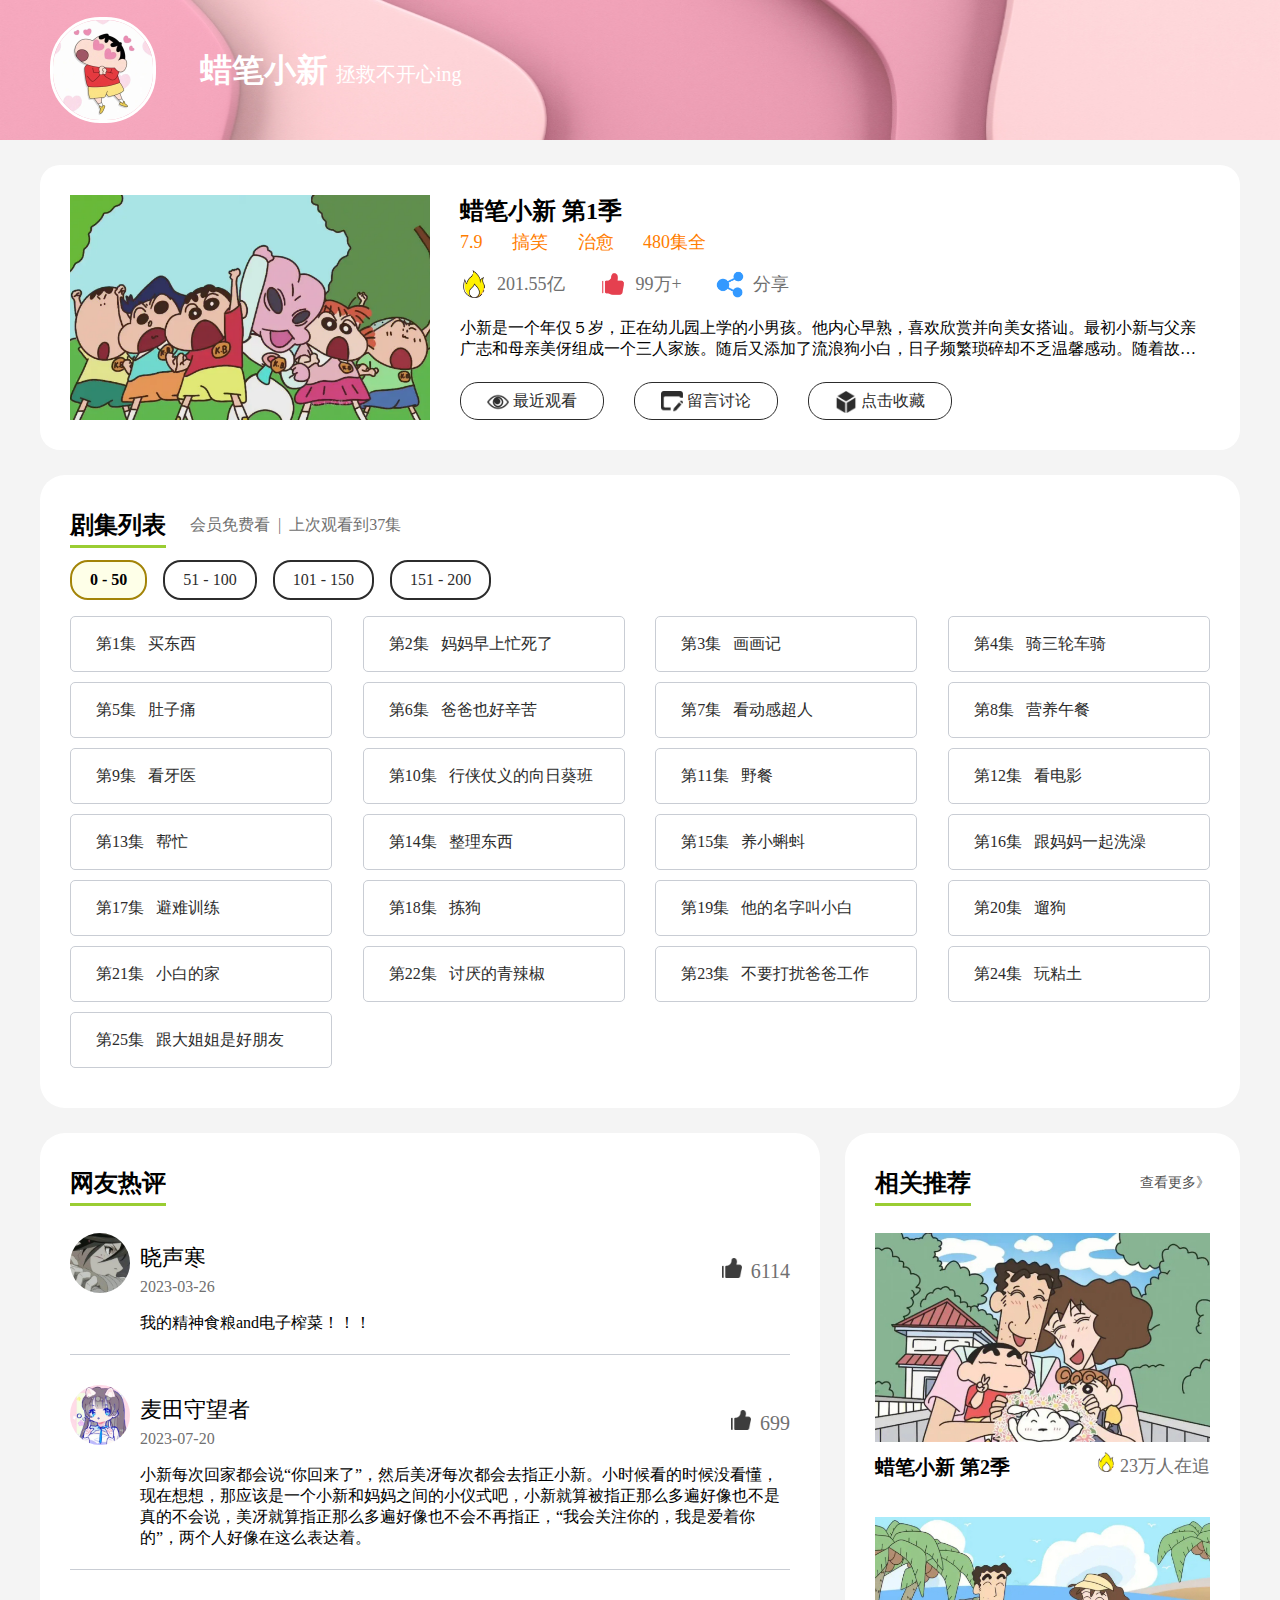
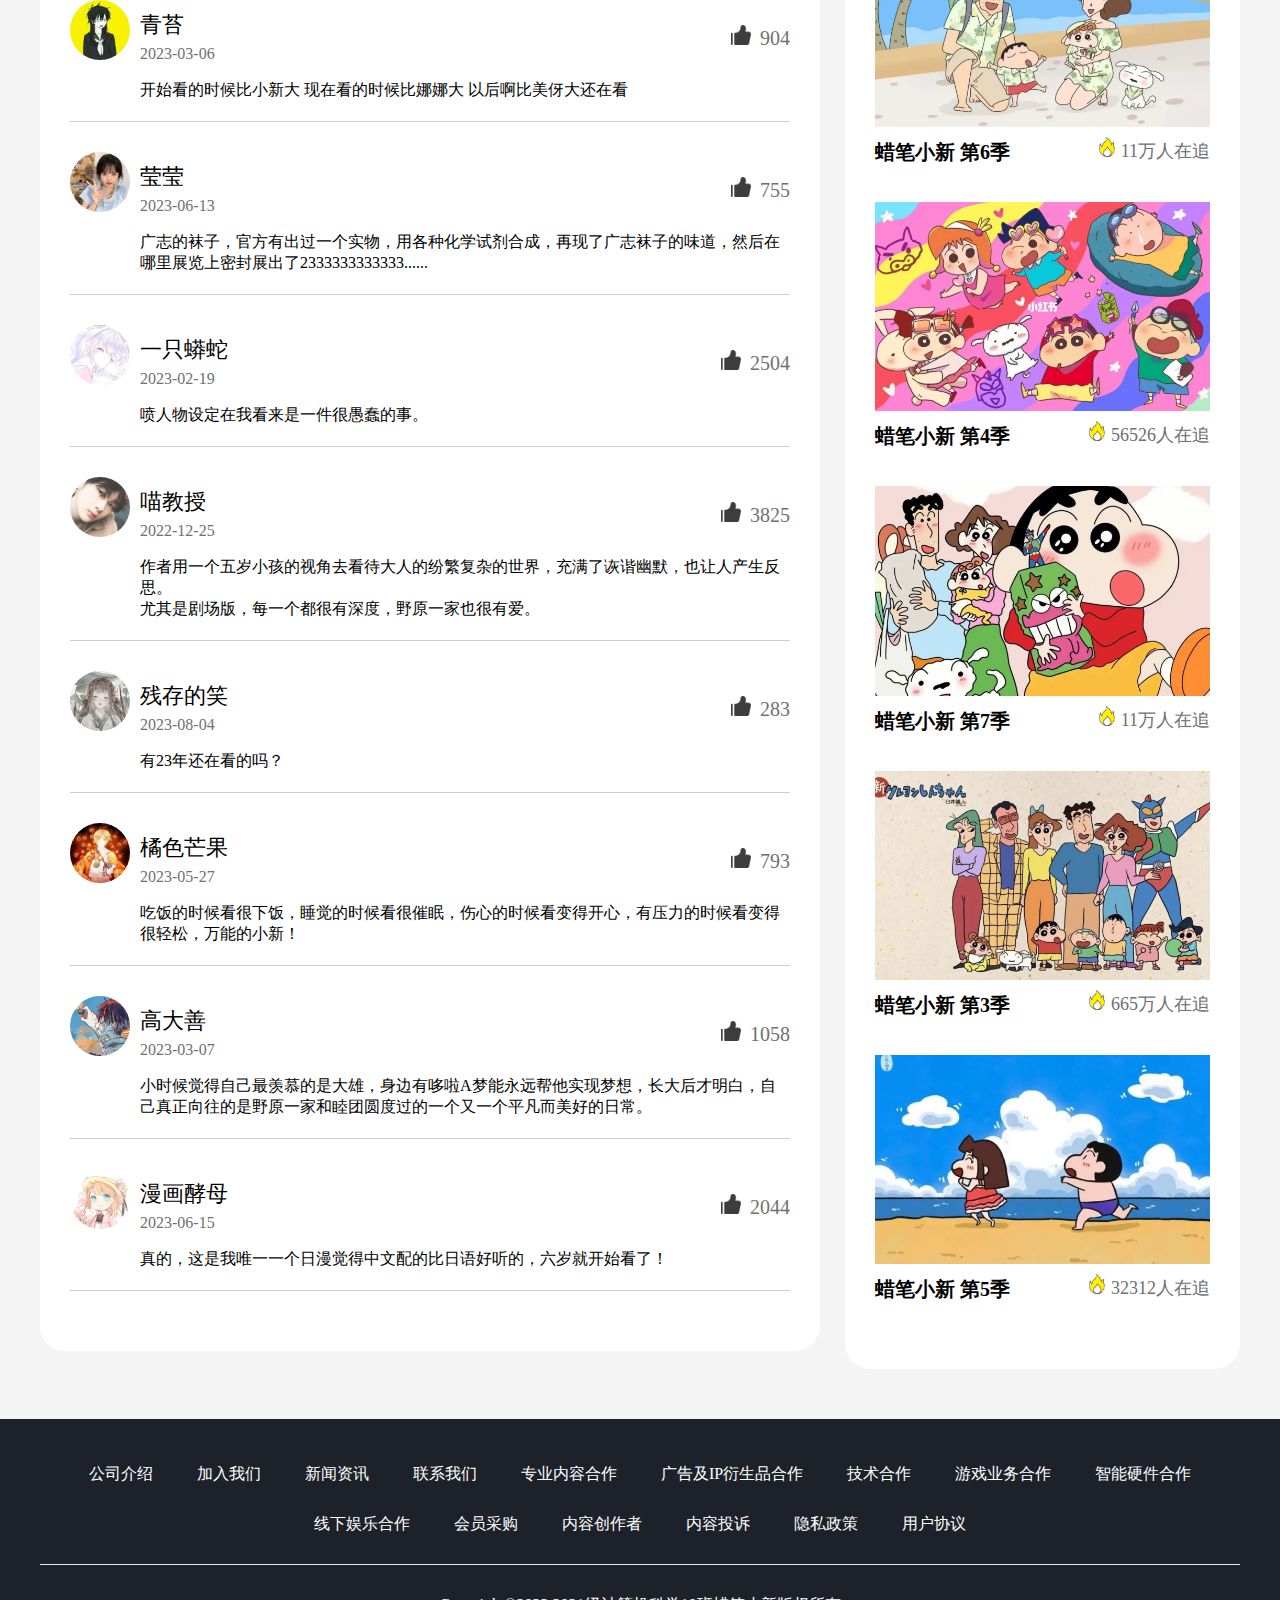
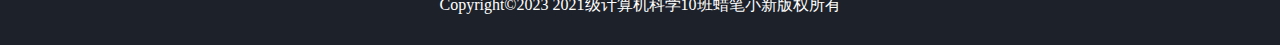
<file: index.html>
<!DOCTYPE html PUBLIC "-//W3C//DTD XHTML 1.0 Transitional//EN" "http://www.w3.org/TR/xhtml1/DTD/xhtml1-transitional.dtd">
<html xmlns="http://www.w3.org/1999/xhtml">
<head>
<meta http-equiv="Content-Type" content="text/html; charset=utf-8" />
<title>蜡笔小新</title>
<link rel="stylesheet" href="css/style.css">

</head>
<body>
    <div class="bg">
        <img src="images/tx.jpg" alt="">
        <h1>蜡笔小新 <span>拯救不开心ing</span></h1>
    </div>
    <div class="content">
        <div class="topic clear">
            <div class="top_left">
                <div id="pics">
                    <img src="images/fm_1.jpg" alt="">
                </div>
            </div>
            <div class="top_txt">
                <h2>蜡笔小新 第1季</h2>
                <div class="info">
                    <span>7.9</span>
                    <span>搞笑</span>
                    <span>治愈</span>
                    <span>480集全</span>
                </div>
                <div class="operate">
                    <img src="images/i01.png" alt="">
                    <span>201.55亿</span>
                    <img src="images/i07.png" alt="">
                    <span>99万+</span>
                    <img src="images/i03.png" alt="">
                    <span>分享</span>
                </div>
                <p>小新是一个年仅５岁，正在幼儿园上学的小男孩。他内心早熟，喜欢欣赏并向美女搭讪。最初小新与父亲广志和母亲美伢组成一个三人家族。随后又添加了流浪狗小白，日子频繁琐碎却不乏温馨感动。随着故事展开，又加入了新的成员妹妹野原葵。作者臼井仪人从日常生活中的故事取材，叙述小新在日常生活中所发生的事情。小新是一个有点调皮的小孩，他喜欢别出心裁</p>
                <div class="top_btn">
                    <a href="html/dome.html"><img src="images/i04.png" alt="">最近观看</a>
                    <a href="#ly"><img src="images/i05.png" alt="">留言讨论</a>
                    <a href="html/collect.html"><img src="images/i06.png" alt="">点击收藏</a>
                </div>
            </div>
        </div>
        <div class="renew">
            <div class="head">
                <h2>剧集列表</h2>
                <p>会员免费看</p>
                <p>|</p>
                <p>上次观看到37集</p>
            </div>
            <div class="fj">
                <a href="#">0 - 50</a>
                <a href="#">51 - 100</a>
                <a href="#">101 - 150</a>
                <a href="#">151 - 200</a>
            </div>
            <ul>
                <li><a href="html/dome.html">第1集&ensp; 买东西</a></li>
                <li><a href="html/dome.html">第2集&ensp; 妈妈早上忙死了</a></li>
                <li><a href="html/dome.html">第3集&ensp; 画画记</a></li>
                <li><a href="html/dome.html">第4集&ensp; 骑三轮车骑</a></li>
                <li><a href="html/dome.html">第5集&ensp; 肚子痛</a></li>
                <li><a href="html/dome.html">第6集&ensp; 爸爸也好辛苦</a></li>
                <li><a href="html/dome.html">第7集&ensp; 看动感超人</a></li>
                <li><a href="html/dome.html">第8集&ensp; 营养午餐</a></li>
                <li><a href="html/dome.html">第9集&ensp; 看牙医</a></li>
                <li><a href="html/dome.html">第10集&ensp; 行侠仗义的向日葵班</a></li>
                <li><a href="html/dome.html">第11集&ensp; 野餐</a></li>
                <li><a href="html/dome.html">第12集&ensp; 看电影</a></li>
                <li><a href="html/dome.html">第13集&ensp; 帮忙</a></li>
                <li><a href="html/dome.html">第14集&ensp; 整理东西</a></li>
                <li><a href="html/dome.html">第15集&ensp; 养小蝌蚪</a></li>
                <li><a href="html/dome.html">第16集&ensp; 跟妈妈一起洗澡</a></li>
                <li><a href="html/dome.html">第17集&ensp; 避难训练</a></li>
                <li><a href="html/dome.html">第18集&ensp; 拣狗</a></li>
                <li><a href="html/dome.html">第19集&ensp; 他的名字叫小白</a></li>
                <li><a href="html/dome.html">第20集&ensp; 遛狗</a></li>
                <li><a href="html/dome.html">第21集&ensp; 小白的家</a></li>
                <li><a href="html/dome.html">第22集&ensp; 讨厌的青辣椒</a></li>
                <li><a href="html/dome.html">第23集&ensp; 不要打扰爸爸工作</a></li>
                <li><a href="html/dome.html">第24集&ensp; 玩粘土</a></li>
                <li><a href="html/dome.html">第25集&ensp; 跟大姐姐是好朋友</a></li>
                
            </ul>
        </div>
        <div class="cont clear">
            <div class="commnet">
                <div class="head">
                    <h2>网友热评</h2>
                </div>
                <ul>
                    <li>
                        <div class="tx_zan">
                            <div class="tx">
                                <img src="images/t_01.jpg" id="ly" alt="">
                                <div class="name">
                                    <p>晓声寒</p>
                                    <div class="time">2023-03-26</div>
                                </div>
                            </div>
                            <div class="zan">
                                <img src="images/i02.png" alt="">
                                <span>6114</span>
                            </div>
                        </div>
                        <p>我的精神食粮and电子榨菜！！！</p>
                    </li>
                    <li> 
                        <div class="tx_zan">
                            <div class="tx">
                                <img src="images/t_02.jpg" alt="">
                                <div class="name">
                                    <p>麦田守望者</p>
                                    <div class="time">2023-07-20</div>
                                </div>
                            </div>
                            <div class="zan">
                                <img src="images/i02.png" alt="">
                                <span>699</span>
                            </div>
                        </div>
                        <p>小新每次回家都会说“你回来了”，然后美冴每次都会去指正小新。小时候看的时候没看懂，现在想想，那应该是一个小新和妈妈之间的小仪式吧，小新就算被指正那么多遍好像也不是真的不会说，美冴就算指正那么多遍好像也不会不再指正，“我会关注你的，我是爱着你的”，两个人好像在这么表达着。</p>
                    </li>
                    <li>
                        <div class="tx_zan">
                            <div class="tx">
                                <img src="images/t_03.jpg" alt="">
                                <div class="name">
                                    <p>青苔</p>
                                    <div class="time">2023-03-06</div>
                                </div>
                            </div>
                            <div class="zan">
                                <img src="images/i02.png" alt="">
                                <span>904</span>
                            </div>
                        </div>
                        <p>开始看的时候比小新大
                            现在看的时候比娜娜大
                            以后啊比美伢大还在看</p>
                    </li>
                    <li>
                        <div class="tx_zan">
                            <div class="tx">
                                <img src="images/t_04.jpg" alt="">
                                <div class="name">
                                    <p>莹莹</p>
                                    <div class="time">2023-06-13</div>
                                </div>
                            </div>
                            <div class="zan">
                                <img src="images/i02.png" alt="">
                                <span>755</span>
                            </div>
                        </div>
                        <p>广志的袜子，官方有出过一个实物，用各种化学试剂合成，再现了广志袜子的味道，然后在哪里展览上密封展出了2333333333333......</p>
                    </li>
                    <li>
                        <div class="tx_zan">
                            <div class="tx">
                                <img src="images/t_05.jpg" alt="">
                                <div class="name">
                                    <p>一只蟒蛇</p>
                                    <div class="time">2023-02-19</div>
                                </div>
                            </div>
                            <div class="zan">
                                <img src="images/i02.png" alt="">
                                <span>2504</span>
                            </div>
                        </div>
                        <p>喷人物设定在我看来是一件很愚蠢的事。</p>
                    </li>
                    <li>
                        <div class="tx_zan">
                            <div class="tx">
                                <img src="images/t_06.jpg" alt="">
                                <div class="name">
                                    <p>喵教授</p>
                                    <div class="time">2022-12-25</div>
                                </div>
                            </div>
                            <div class="zan">
                                <img src="images/i02.png" alt="">
                                <span>3825</span>
                            </div>
                        </div>
                        <p>作者用一个五岁小孩的视角去看待大人的纷繁复杂的世界，充满了诙谐幽默，也让人产生反思。<br> 尤其是剧场版，每一个都很有深度，野原一家也很有爱。</p>
                    </li>
                    <li>
                        <div class="tx_zan">
                            <div class="tx">
                                <img src="images/t_07.jpg" alt="">
                                <div class="name">
                                    <p>残存的笑</p>
                                    <div class="time">2023-08-04</div>
                                </div>
                            </div>
                            <div class="zan">
                                <img src="images/i02.png" alt="">
                                <span>283</span>
                            </div>
                        </div>
                        <p>有23年还在看的吗？</p>
                    </li>
                    <li>
                        <div class="tx_zan">
                            <div class="tx">
                                <img src="images/t_08.jpg" alt="">
                                <div class="name">
                                    <p>橘色芒果</p>
                                    <div class="time">2023-05-27</div>
                                </div>
                            </div>
                            <div class="zan">
                                <img src="images/i02.png" alt="">
                                <span>793</span>
                            </div>
                        </div>
                        <p>吃饭的时候看很下饭，睡觉的时候看很催眠，伤心的时候看变得开心，有压力的时候看变得很轻松，万能的小新！</p>
                    </li>
                    <li>
                        <div class="tx_zan">
                            <div class="tx">
                                <img src="images/t_09.jpg" alt="">
                                <div class="name">
                                    <p>高大善</p>
                                    <div class="time">2023-03-07</div>
                                </div>
                            </div>
                            <div class="zan">
                                <img src="images/i02.png" alt="">
                                <span>1058</span>
                            </div>
                        </div>
                        <p>小时候觉得自己最羡慕的是大雄，身边有哆啦A梦能永远帮他实现梦想，长大后才明白，自己真正向往的是野原一家和睦团圆度过的一个又一个平凡而美好的日常。</p>
                    </li>
                    <li>
                        <div class="tx_zan">
                            <div class="tx">
                                <img src="images/t_10.jpg" alt="">
                                <div class="name">
                                    <p>漫画酵母</p>
                                    <div class="time">2023-06-15</div>
                                </div>
                            </div>
                            <div class="zan">
                                <img src="images/i02.png" alt="">
                                <span>2044</span>
                            </div>
                        </div>
                        <p> 真的，这是我唯一一个日漫觉得中文配的比日语好听的，六岁就开始看了！</p>
                    </li>
                </ul>
            </div>
            <div class="recommend">
                <div class="head">
                    <h2>相关推荐</h2>
                    <a href="" class="all">查看更多》</a>
                </div>
                <ul>
                    <li>
                        <a href="#">
                            <img src="images/fm_2.jpg" alt="">
                            <div>
                                <h3>蜡笔小新 第2季</h3>
                                <a href=""><img src="images/i01.png" alt="">23万人在追</a>
                            </div>
                        </a>
                    </li>
                    <li>
                        <a href="#">
                            <img src="images/fm_3.jpg" alt="">
                            <div>
                                <h3>蜡笔小新 第6季</h3>
                                <a href=""><img src="images/i01.png" alt="">11万人在追</a>
                            </div>
                        </a>
                    </li>
                    <li>
                        <a href="#">
                            <img src="images/fm_8.jpg" alt="">
                            <div>
                                <h3>蜡笔小新 第4季</h3>
                                <a href=""><img src="images/i01.png" alt="">56526人在追</a>
                            </div>
                        </a>
                    </li>
                    <li>
                        <a href="#">
                            <img src="images/fm_6.jpg" alt="">
                            <div>
                                <h3>蜡笔小新 第7季</h3>
                                <a href=""><img src="images/i01.png" alt="">11万人在追</a>
                            </div>
                        </a>
                    </li>
                    <li>
                        <a href="#">
                            <img src="images/fm_5.jpg" alt="">
                            <div>
                                <h3>蜡笔小新 第3季</h3>
                                <a href=""><img src="images/i01.png" alt="">665万人在追</a>
                            </div>
                        </a>
                    </li>
                    <li>
                        <a href="#">
                            <img src="images/fm_4.jpg" alt="">
                            <div>
                                <h3>蜡笔小新 第5季</h3>
                                <a href=""><img src="images/i01.png" alt="">32312人在追</a>
                            </div>
                        </a>
                    </li>
                </ul>
            </div>
        </div>
    </div>
    <footer>
        <div class="tab_2">
            <span>公司介绍</span>
            <span>加入我们</span>
            <span>新闻资讯</span>
            <span>联系我们</span>
            <span>专业内容合作</span>
            <span>广告及IP衍生品合作</span>
            <span>技术合作</span>
            <span>游戏业务合作</span>
            <span>智能硬件合作</span>
        </div>
        <div class="tab_2">
            <span>线下娱乐合作</span>
            <span>会员采购</span>
            <span>内容创作者</span>
            <span>内容投诉</span>
            <span>隐私政策</span>
            <span>用户协议</span>
        </div>
        <p>Copyright©2023 2021级计算机科学10班蜡笔小新版权所有</p>
    </footer>
    <script src="js/main.js"></script>
</body>
</html>
</file>
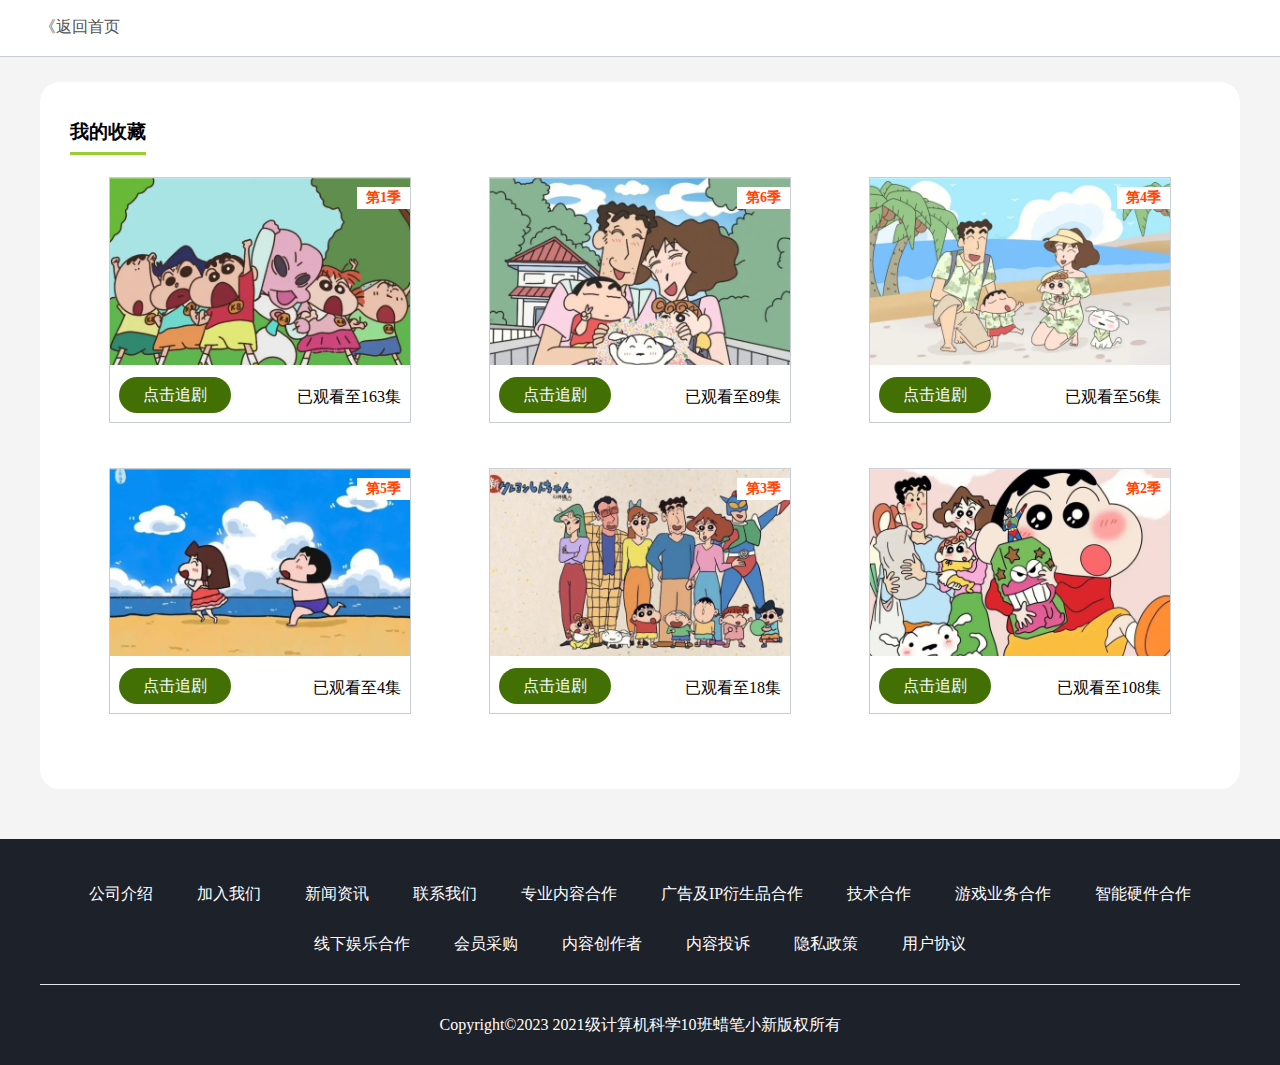
<file: html/collect.html>
<!DOCTYPE html PUBLIC "-//W3C//DTD XHTML 1.0 Frameset//EN" "http://www.w3.org/TR/xhtml1/DTD/xhtml1-frameset.dtd">
<html xmlns="http://www.w3.org/1999/xhtml">
<head>
<meta/>
<title>收藏中心</title>
<link rel="stylesheet" href="../css/collect.css">
</head>
<body>
    <nav>
        <a href="../index.html">《返回首页</a>
    </nav>
    <div class="cont">
        <div class="head">
            <h3>我的收藏</h3>
        </div>
        <ul>
            <li>
                <div class="tp">
                    <img src="../images/fm_1.jpg" alt="">
                    <h4>第1季</h4>
                </div>
                <div class="txt">
                    <a href="dome.html">点击追剧</a>
                    <p>已观看至163集</p>
                </div>
            </li>
            <li>
                <div class="tp">
                    <img src="../images/fm_2.jpg" alt="">
                    <h4>第6季</h4>
                </div>
                <div class="txt">
                    <a href="dome.html">点击追剧</a>
                    <p>已观看至89集</p>
                </div>
            </li>
            <li>
                <div class="tp">
                    <img src="../images/fm_3.jpg" alt="">
                    <h4>第4季</h4>
                </div>
                <div class="txt">
                    <a href="dome.html">点击追剧</a>
                    <p>已观看至56集</p>
                </div>
            </li>
            <li>
                <div class="tp">
                    <img src="../images/fm_4.jpg" alt="">
                    <h4>第5季</h4>
                </div>
                <div class="txt">
                    <a href="dome.html">点击追剧</a>
                    <p>已观看至4集</p>
                </div>
            </li>
            <li>
                <div class="tp">
                    <img src="../images/fm_5.jpg" alt="">
                    <h4>第3季</h4>
                </div>
                <div class="txt">
                    <a href="dome.html">点击追剧</a>
                    <p>已观看至18集</p>
                </div>
            </li>
            <li>
                <div class="tp">
                    <img src="../images/fm_6.jpg" alt="">
                    <h4>第2季</h4>
                </div>
                <div class="txt">
                    <a href="dome.html">点击追剧</a>
                    <p>已观看至108集</p>
                </div>
            </li>
        </ul>
    </div>
    <footer>
        <div class="tab_2">
            <span>公司介绍</span>
            <span>加入我们</span>
            <span>新闻资讯</span>
            <span>联系我们</span>
            <span>专业内容合作</span>
            <span>广告及IP衍生品合作</span>
            <span>技术合作</span>
            <span>游戏业务合作</span>
            <span>智能硬件合作</span>
        </div>
        <div class="tab_2">
            <span>线下娱乐合作</span>
            <span>会员采购</span>
            <span>内容创作者</span>
            <span>内容投诉</span>
            <span>隐私政策</span>
            <span>用户协议</span>
        </div>
        <p>Copyright©2023 2021级计算机科学10班蜡笔小新版权所有</p>
    </footer>
</body>
</html>
</file>
<file: css/style.css>
*{
    margin: 0;
    padding: 0;
}
body{
    background-color: #f4f4f4;
}
.bg{
    width: 100%;
    height: 140px;
    background-image: url(../images/bg.jpg);
    background-size: 100% 140px;
    position: relative;
}
.bg img{
    width: 100px;
    border-radius: 50px;
    position: absolute;
    top: 17px;
    left: 50px;
    border: 3px solid #fff;
}
.bg h1{
    height: 60px;
    line-height: 60px;
    position: absolute;
    top: 40px;
    left: 200px;
    color: #fff;
}
.bg h1 span{
    font-size: 20px;
    font-weight: 500;
}
.clear::after , .clear::before{
    content: "";
    display: block;
    clear: both;
}
.content{
    width: 1200px;
    margin: 0 auto;
    margin-top: 25px;
}
.topic{
    background-color: #fff;
    border-radius: 20px;
    padding: 30px;
    box-sizing: border-box;
}
.top_left{
    float: left;
    width: 360px;
    height: 225px;
}
.top_left img{
    width: 360px;
    height: 225px;
}
.top_txt{
    float: right;
    width: 750px;
    position: relative;
    height: 225px;
}
.info{
    font-size: 18px;
    color: #FF7D00;
    margin-top: 3px;
}
.info span{
    margin-right: 25px;
}
.operate{
    height: 28px;
    margin-top: 16px;
}
.operate img{
    height: 28px;
    vertical-align: middle;
    margin-right: 5px;
}
.operate span{
    font-size: 18px;
    color: #707070;
    margin-right: 30px;
    vertical-align: middle;
}
.operate span:hover{
    color: #7EB712;
}
.top_txt p{
    font-size: 16px;
    margin-top: 20px;
    overflow:hidden;
    text-overflow: ellipsis;
    display: -webkit-box;
    -webkit-box-orient: vertical;
    -webkit-line-clamp: 2;
}
.top_btn{
    position: absolute;
    left: 0;
    bottom: 0;
}
.top_btn a{
    height: 36px;
    padding: 0 26px;
    border-radius: 18px;
    float: left;
    margin-right: 30px;
    border: 1px solid #2c2c2c;
    line-height: 36px;
    color: #2c2c2c;
}
.top_btn img{
    width: 22px;
    margin-right: 4px;
    vertical-align: middle;
}
.top_btn a:hover{
    border-color: blue;
    background-color: #f4f4f4;
}
a{
    text-decoration: none;
}
.renew{
    padding: 30px;
    margin-top: 25px;
    background-color: #fff;
    border-radius: 25px;
    box-sizing: border-box;
}
.head{
    height: 40px;
}
.head h2{
    float: left;
    margin-right: 20px;
    line-height: 40px;
    border-bottom: 3px solid yellowgreen;
}
.head p{
    float: left;
    margin: 0 4px;
    line-height: 40px;
    color: #707070;
}
.fj{
    height: 36px;
    margin-top: 15px;
}
.fj a{
    float: left;
    height: 36px;
    padding: 0 18px;
    line-height: 36px;
    font-weight: 500;
    margin-right: 16px;
    border-radius: 18px;
    color: #2c2c2c;
    border: 2px solid #2c2c2c;
}
.fj a:nth-child(1){
    font-weight: 600;
    color: #000;
    border-color: #A38408;
    background-color: #FEFFE8;
}
.renew ul{
    margin-top: 20px;
    display: flex;
    justify-content: space-between;
    flex-wrap: wrap;
    list-style: none;
}
.renew li{
    width: 260px;
    height: 54px;
    margin-bottom: 10px;
    border: 1px solid #c9cdd4;
    border-radius: 5px;
}
.renew li a{
    display: block;
    height: 54px;
    line-height: 54px;
    padding-left: 25px;
    box-sizing: border-box;
    color: #2c2c2c;
    font-size: 16px;
}
.renew li:hover{
    border-color: #7EB712;
}
.renew li:hover a{
    color: #7EB712;
    font-weight: 600;
}
.cont{
    margin-top: 25px;
    margin-bottom: 40px;
}
.commnet{
    float: left;
    width: 780px;
    padding: 30px;
    background-color: #fff;
    border-radius: 25px;
    box-sizing: border-box;
}
.recommend{
    float: right;
    width: 395px;
    padding: 30px;
    border-radius: 25px;
    box-sizing: border-box;
    background-color: #fff;
}
.head .all{
    float: right;
    line-height: 40px;
    color: #515151;
    font-size: 14px;
}
.commnet ul{
    margin-top: 30px;
    list-style: none;
}
.commnet li{
    margin-bottom: 30px;
    border-bottom: 1px solid #c9cdd4;
    position: relative;
}
.tx_zan{
    height: 60px;
    position: relative;
}
.tx_zan .tx{
    position: absolute;
    left: 0;
    top: 0;
}
.tx img{
    width: 60px;
    height: 60px;
    float: left;
    border-radius: 30px;

}
.name{
    float: left;
    margin-left: 10px;
}
.name p{
    padding-top: 10px;
    font-size: 22px;
}
.time{
    font-size: 16px;
    color: #707070;
    margin-top: 5px;
}
.zan{
    position: absolute;
    top: 0;
    right: 0;
    padding-top: 25px;
}
.zan img{
    width: 20px; 
    margin-right: 5px;

}
.zan span{
    font-size: 20px;
    color: #707070;
}
.commnet li>p{
    padding: 20px 0;
    padding-left: 70px;
    box-sizing: border-box;

}
.recommend ul{
    margin-top: 30px;
    list-style: none;
}
.recommend li{
    margin-bottom: 35px;
}
.recommend li>a{
    display: block;
}
.recommend li>a>img{
    width: 335px;
}
.recommend li div{
    height: 40px;
    width: 335px;
    position: relative;
}
.recommend li div a:nth-child(1){
    position: absolute;
    left: 0;
    color: #000;
    line-height: 30px;
    font-size: 20px;
}
.recommend h3{
    font-size: 20px;
}
.recommend li div a{
    position: absolute;
    top: 10px;
    right: 0;
    color: #707070;
    font-size: 18px;
}
.recommend li div a img{
    width: 20px;
    margin-right: 4px;
}
footer p{
    height: 80px;
    line-height: 80px;
    width: 1200px;
    margin: 0 auto;
    border-top: 1px solid #e5e6eb;
    text-align: center;
    color: #fff;
}
footer{
    background-color: #1d2129;
    padding-top: 45px;
    margin-top: 50px;
}
.tab_2{
    text-align: center;
    height: 50px;
}
.tab_2 span{
    margin: 0 20px;
    font-size: 16px;
    color: #fff;
}
</file>
<file: css/collect.css>
*{
    padding: 0;margin: 0;
}
a{
    text-decoration: none;
}
nav{
    height: 56px;
    background-color: #fff;
    border-bottom: 1px solid #c9cdd4;
}
nav a{
    float: left;
    line-height: 54px;
    margin-left: 40px;
    color: #515151;
}
body{
    background-color: #f4f4f4;
}
.cont{
    width: 1200px;
    padding: 30px;
    box-sizing: border-box;
    background-color: #fff;
    margin: 0 auto;
    margin-top: 25px;
    border-radius: 20px;
    margin-bottom: 40px;
}
.head{
    height: 40px;
}
.head h3{
    float: left;
    line-height: 40px;
    border-bottom: 3px solid yellowgreen;
}
.cont ul{
    margin-top: 25px;
    display: flex;
    justify-content: space-around;
    flex-wrap: wrap;
    list-style: none;
}
.cont li{
    width: 300px;
    margin-bottom: 45px;
    border: 1px solid #c9cdd4;
    padding-bottom: 9px;
}
.tp{
    position: relative;
    width: 300px;
    height: 187px;
    overflow: hidden;
}
.tp img{
    width: 300px;
    position: absolute;
    left: 50%;
    top: 50%;
    transform: translate(-50%,-50%);
}
.tp:hover img{
    width: 350px;
    transition: all .8s;
}
.tp h4{
    position: absolute;
    right: 0;
    top: 9px;
    padding: 2px 9px;
    font-size: 14px;
    font-weight: 900;
    color: orangered;
    background-color: #fff;
}
.txt{
    height: 36px;
    position: relative;
    margin-top: 12px;
}
.txt a{
    position: absolute;
    left: 9px;
    top: 0;
    height: 36px;
    padding: 0 24px;
    line-height: 36px;
    color: #fff;
    border-radius: 18px;
    background-color:#437004;
}
.txt a:hover{
    background-color: #165DFF;
}
.txt p{
    position: absolute;
    right: 9px;
    line-height: 40px;
}
footer p{
    height: 80px;
    line-height: 80px;
    width: 1200px;
    margin: 0 auto;
    border-top: 1px solid #e5e6eb;
    text-align: center;
    color: #fff;
}
footer{
    background-color: #1d2129;
    padding-top: 45px;
    margin-top: 50px;
}
.tab_2{
    text-align: center;
    height: 50px;
}
.tab_2 span{
    margin: 0 20px;
    font-size: 16px;
    color: #fff;
}
</file>
